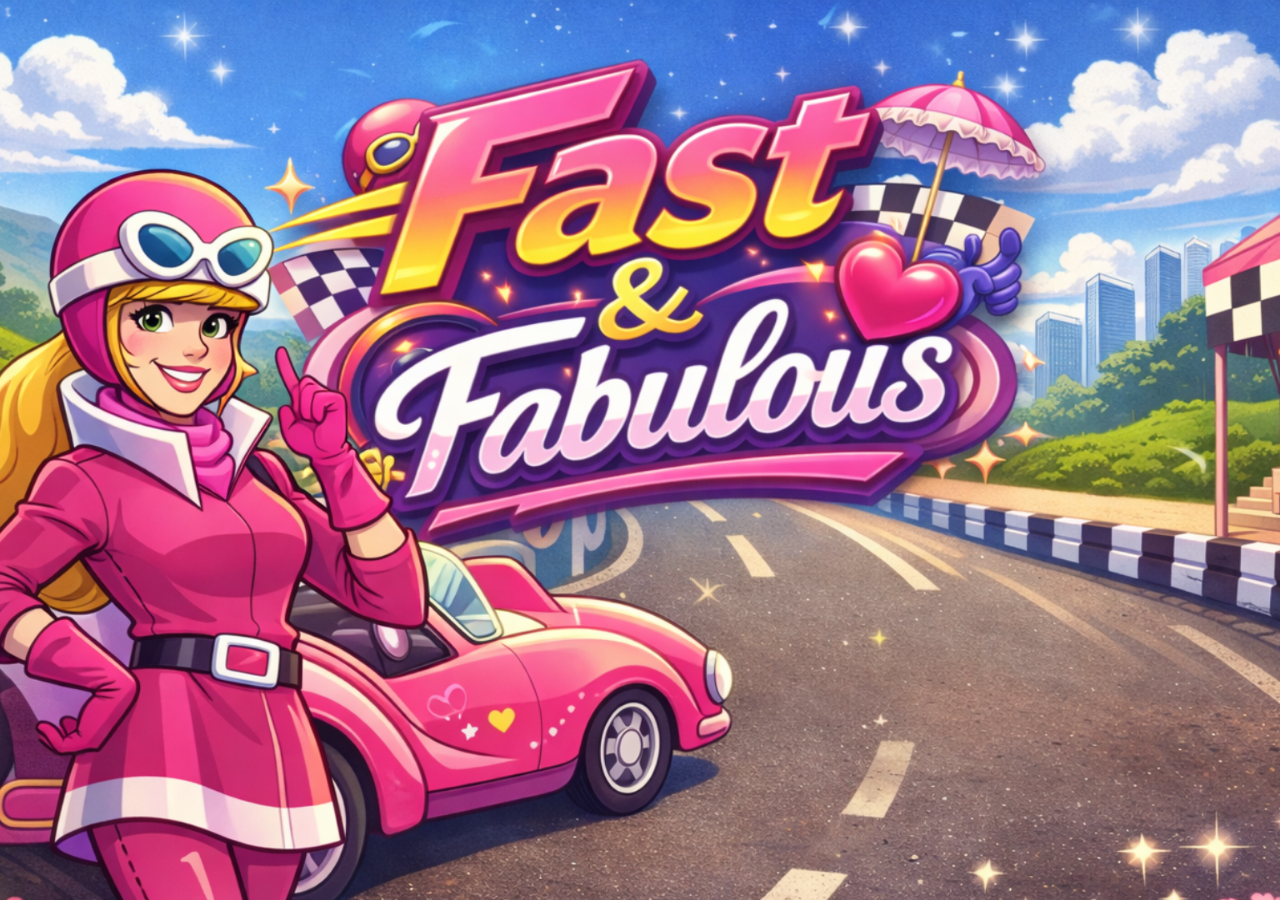
<file: index.html>
<!DOCTYPE html>
<html lang="pt-BR">

<head>
    <meta charset="UTF-8">
    <meta name="viewport" content="width=device-width, initial-scale=1.0">
    <link rel="stylesheet" href="./style.css">
    <link rel="shortcut icon" href="./img/img_favicon3.png" type="image/x-icon">
    <title>Fast & Fabulous</title>
</head>

<body>
    <div class="container">
        <button class="btn-jogar" onclick="iniciarJogo(1)">1 PLAYER</button>

        <button class="btn-jogar2" onclick="iniciarJogo(2)">2 PLAYERS</button>

        <button class="btn-como" onclick="location.href='comoJogar.html'">COMO JOGAR</button>

        <button class="btn-sobre" onclick="location.href='sobre.html'">SOBRE</button>



    </div>

    <script>
        function iniciarJogo(modo) {
            localStorage.setItem("modoJogo", modo)
            location.href = "jogo.html"
        }
    </script>
</body>

</html>
</file>
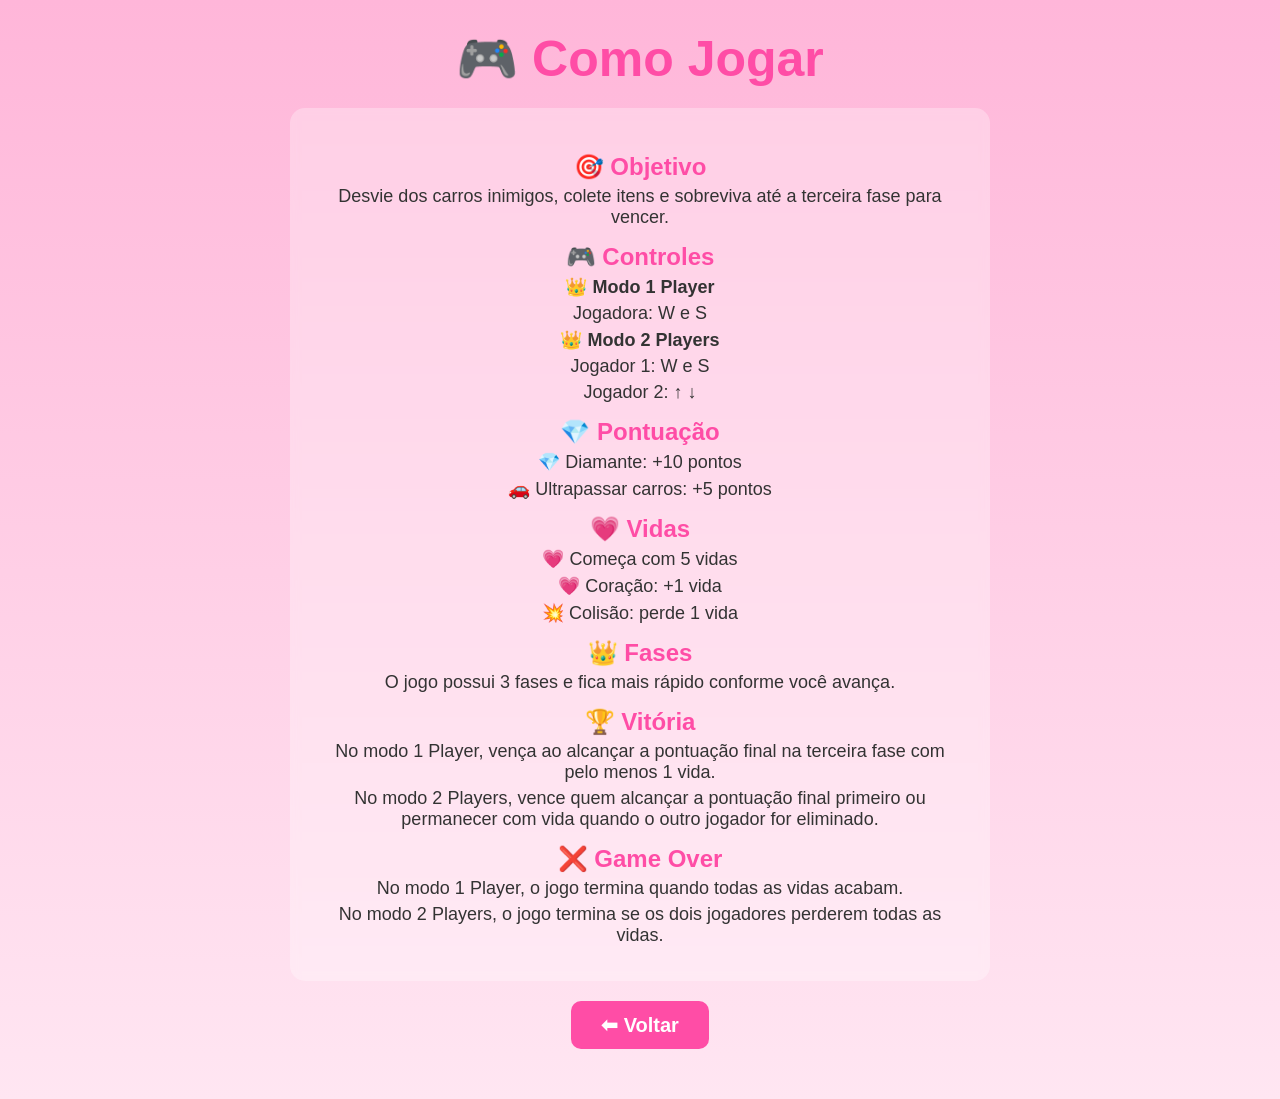
<file: comoJogar.html>
<!DOCTYPE html>
<html lang="pt-BR">
<head>
    <meta charset="UTF-8">
    <meta name="viewport" content="width=device-width, initial-scale=1.0">
    <link rel="stylesheet" href="./comoJogar.css">
    <link rel="shortcut icon" href="./img/img_favicon3.png" type="image/x-icon">
    <title>Como Jogar - Fast & Fabulous</title>
   
</head>
<body>

    <div class="container">

        <h1>🎮 Como Jogar</h1>

       <div class="box">

    <h2>🎯 Objetivo</h2>
    <p>Desvie dos carros inimigos, colete itens e sobreviva até a terceira fase para vencer.</p>

    <h2>🎮 Controles</h2>

    <p><strong>👑 Modo 1 Player</strong></p>
    <p>Jogadora: W e S</p>

    <p><strong>👑 Modo 2 Players</strong></p>
    <p>Jogador 1: W e S</p>
    <p>Jogador 2: ↑ ↓</p>

    <h2>💎 Pontuação</h2>
    <p>💎 Diamante: +10 pontos</p>
    <p>🚗 Ultrapassar carros: +5 pontos</p>

    <h2>💗 Vidas</h2>
    <p>💗 Começa com 5 vidas</p>
    <p>💗 Coração: +1 vida</p>
    <p>💥 Colisão: perde 1 vida</p>

    <h2>👑 Fases</h2>
    <p>O jogo possui 3 fases e fica mais rápido conforme você avança.</p>

    <h2>🏆 Vitória</h2>
    <p>No modo 1 Player, vença ao alcançar a pontuação final na terceira fase com pelo menos 1 vida.</p>
    <p>No modo 2 Players, vence quem alcançar a pontuação final primeiro ou permanecer com vida quando o outro jogador for eliminado.</p>

    <h2>❌ Game Over</h2>
    <p>No modo 1 Player, o jogo termina quando todas as vidas acabam.</p>
    <p>No modo 2 Players, o jogo termina se os dois jogadores perderem todas as vidas.</p>

</div>

        <button onclick="location.href='index.html'">⬅ Voltar</button>

    </div>

</body>
</html>
</file>
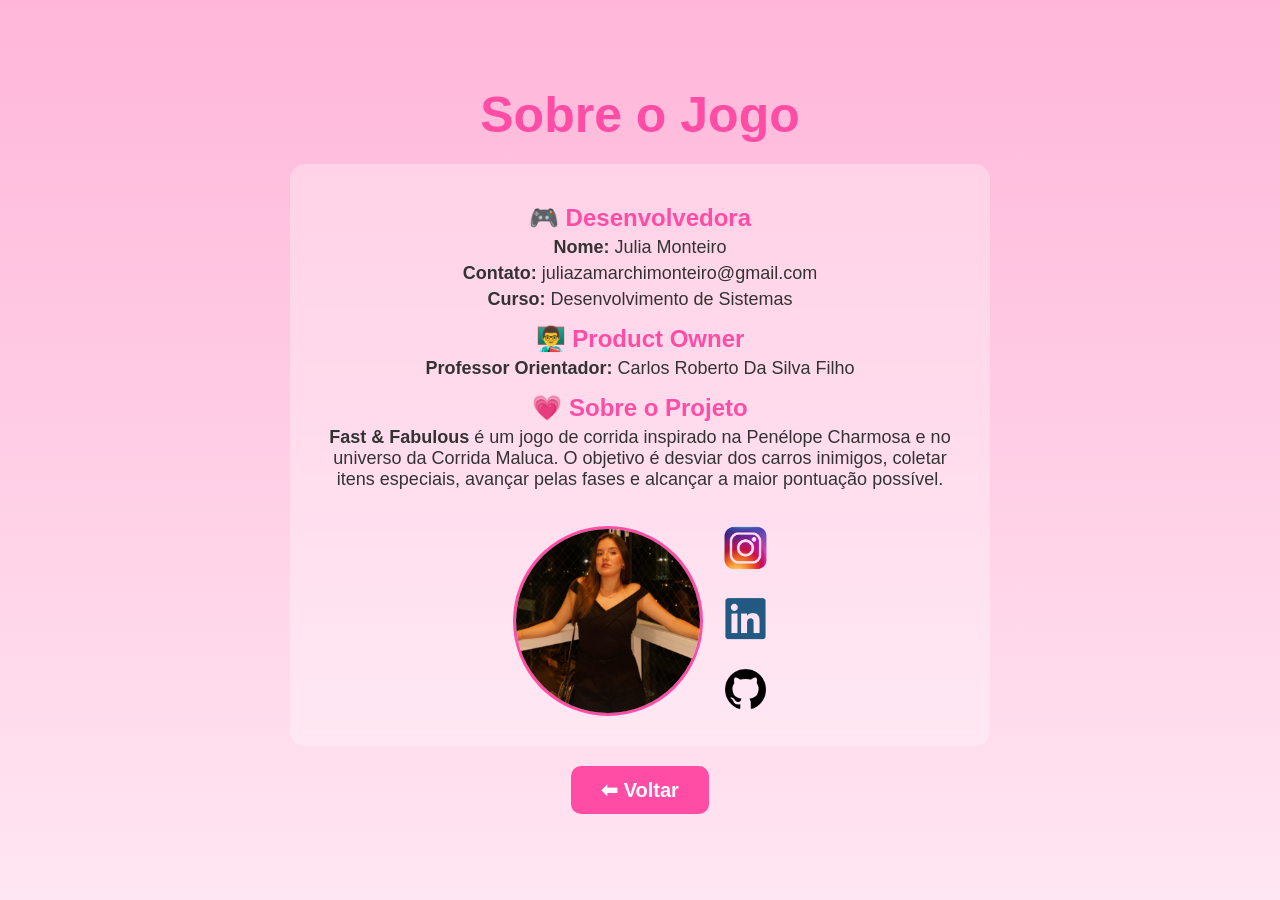
<file: sobre.html>
<!DOCTYPE html>
<html lang="pt-BR">

<head>
    <meta charset="UTF-8">
    <meta name="viewport" content="width=device-width, initial-scale=1.0">
    <link rel="shortcut icon" href="./img/img_favicon3.png" type="image/x-icon">
    <link rel="stylesheet" href="./sobre.css">
    <title>Sobre - Fast & Fabulouss</title>

</head>

<body>

    <div class="container">

        <h1>Sobre o Jogo</h1>

        <div class="box">

            <h2>🎮 Desenvolvedora</h2>
            <p><strong>Nome:</strong> Julia Monteiro</p>
            <p><strong>Contato:</strong> juliazamarchimonteiro@gmail.com</p>
            <p><strong>Curso:</strong> Desenvolvimento de Sistemas</p>

            <h2>👨‍🏫 Product Owner</h2>
            <p><strong>Professor Orientador:</strong> Carlos Roberto Da Silva Filho</p>

            <h2>💗 Sobre o Projeto</h2>

            <p>
                <strong>Fast & Fabulous</strong> é um jogo de corrida inspirado
                na Penélope Charmosa e no universo da Corrida Maluca.
                O objetivo é desviar dos carros inimigos, coletar itens especiais,
                avançar pelas fases e alcançar a maior pontuação possível.
            </p>

         <div class="perfil-bottom">
    <img src="./img/img_fotoPerfil.png" class="foto">

    <div class="redes">
        <a href="https://instagram.com/zm.juliaa" target="_blank">
            <img src="./img/img_logoInsta.png" class="icon">
        </a>

        <a href="https://www.linkedin.com/in/julia-monteiro-b98a7a3b4/" target="_blank">
            <img src="./img/img_logoLinkedin.png" class="icon">
        </a>
        <a href="https://github.com/zm-julia" target="_blank">
            <img src="./img/img_logoGithub.png" class="icon">
        </a>
    </div>
</div>

        </div>

       

        <button onclick="location.href='index.html'">⬅ Voltar</button>

    </div>

</body>

</html>
</file>
<file: style.css>
*{
    margin: 0;
    padding: 0;
    box-sizing: border-box;
}

body{
    height: 100vh;
    overflow: hidden;
    background-image: url(./img/img_telaInicial.png);
    background-size: cover;          /* Faz a imagem cobrir a tela toda */
    background-position: center;     /* Centraliza a imagem */
    background-repeat: no-repeat;    /* Impede que a imagem se repita */
    background-attachment: fixed;    /* Deixa o fundo fixo ao rolar */
    color: rgb(186, 186, 186);
}

.container{
    position: relative;
}

.btn-jogar {
    top: 560px;
    left: 1300px;
}

.btn-jogar2{
   top: 625px;
   left: 1300px;

}

.btn-como {
    top: 690px;
    left: 1300px;
}

.btn-sobre {
    top: 755px;
    left: 1300px;
} 

/* ESTILO DOS BOTÕES */
button {
    position: absolute;
    padding: 15px 40px;
    font-size: 24px;
    font-weight: bold;
    color: white;
    background: #ff4da6;
    border: none;
    border-radius: 12px;
    cursor: pointer;
    transition: 0.3s;
}

button:hover {
    background: #ff66b3;
    transform: scale(1.05);
}
</file>
<file: comoJogar.css>
* {
    margin: 0;
    padding: 0;
    box-sizing: border-box;
}

body {
    font-family: Arial, sans-serif;
    background: linear-gradient(to bottom, #ffb6d9, #ffe6f2);
    min-height: 100vh;
    display: flex;
    justify-content: center;
    align-items: flex-start;
    padding: 30px 0;
}

.container {
    width: 700px;
    max-width: 90%;
    text-align: center;
}

h1 {
    color: #ff4da6;
    font-size: 50px;
    margin-bottom: 20px;
}

.box {
    background: rgba(255, 255, 255, 0.3);
    padding: 30px;
    border-radius: 15px;
    backdrop-filter: blur(5px);
    margin-bottom: 20px;
}

h2 {
    color: #ff4da6;
    margin-top: 15px;
    margin-bottom: 5px;
}

p {
    font-size: 18px;
    color: #333;
    margin-bottom: 5px;
}

button {
    padding: 12px 30px;
    font-size: 20px;
    font-weight: bold;
    color: white;
    background: #ff4da6;
    border: none;
    border-radius: 10px;
    cursor: pointer;
    transition: 0.3s;
    margin-bottom: 20px;
}

button:hover {
    background: #ff66b3;
    transform: scale(1.05);
}
</file>
<file: sobre.css>
* {
    margin: 0;
    padding: 0;
    box-sizing: border-box;
}

body {
    font-family: Arial, sans-serif;
    background: linear-gradient(to bottom, #ffb6d9, #ffe6f2);
    display: flex;
    justify-content: center;
    align-items: center;
    height: 100vh;
}

.container {
    width: 700px;
    text-align: center;
}

h1 {
    color: #ff4da6;
    font-size: 50px;
    margin-bottom: 20px;
}

.box {
    background: rgba(255, 255, 255, 0.3);
    padding: 25px;
    border-radius: 15px;
    backdrop-filter: blur(5px);
    margin-bottom: 20px;
}

h2 {
    color: #ff4da6;
    margin-top: 15px;
    margin-bottom: 5px;
}

p {
    font-size: 18px;
    color: #333;
    margin-bottom: 5px;
}

button {
    padding: 12px 30px;
    font-size: 20px;
    font-weight: bold;
    color: white;
    background: #ff4da6;
    border: none;
    border-radius: 10px;
    cursor: pointer;
    transition: 0.3s;

}


button:hover {
    background: #ff66b3;
    transform: scale(1.05);
}

.perfil-bottom {
    display: flex;
    justify-content: center;
    align-items: center;
    gap: 20px;
    margin-top: 30px;
}

.foto {
    width: 190px;
    height: 190px;
    border-radius: 50%;
    object-fit: cover;
    border: 3px solid #ff4da6;
}

.redes {
    display: flex;
    flex-direction: column; /* deixa um em cima do outro */
    gap: 10px;
}

.icon {
    width: 45px;
    cursor: pointer;
    transition: 0.3s;
}

.icon:hover {
    transform: scale(1.1);
}
</file>
